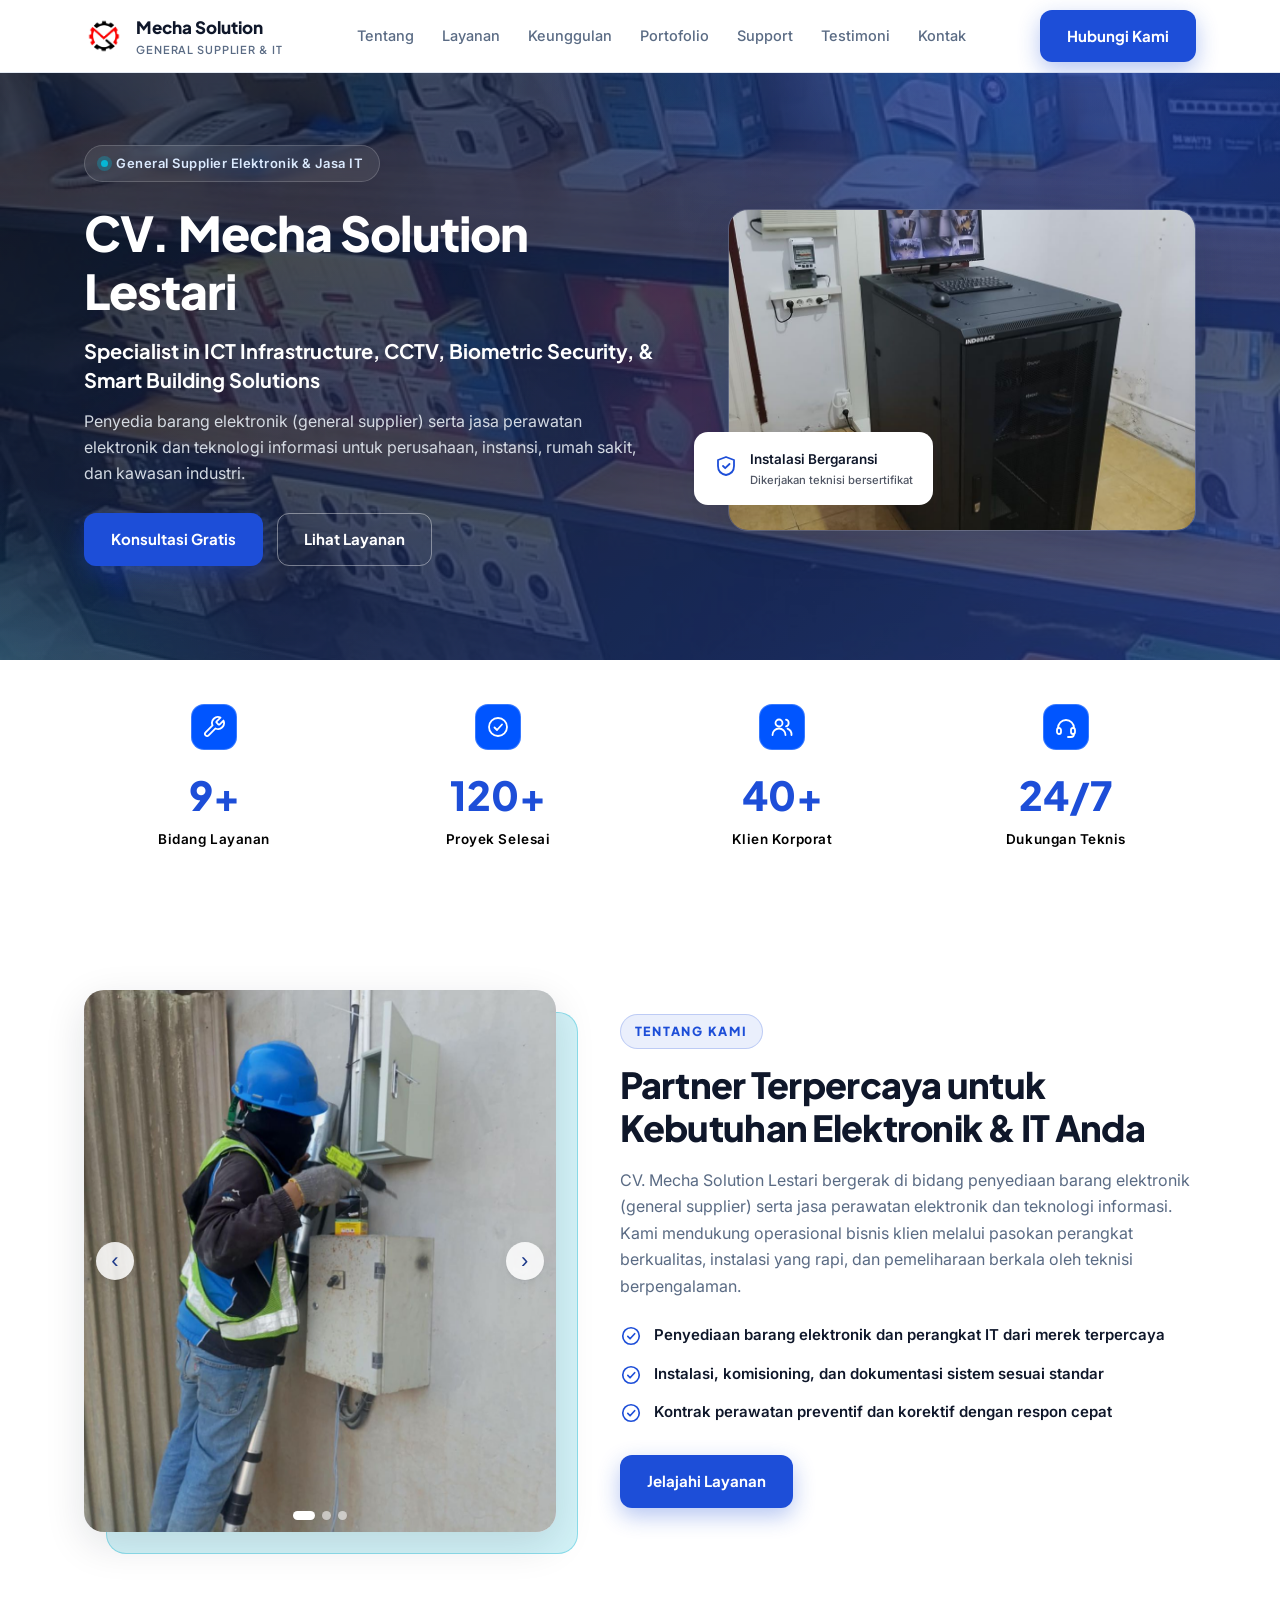
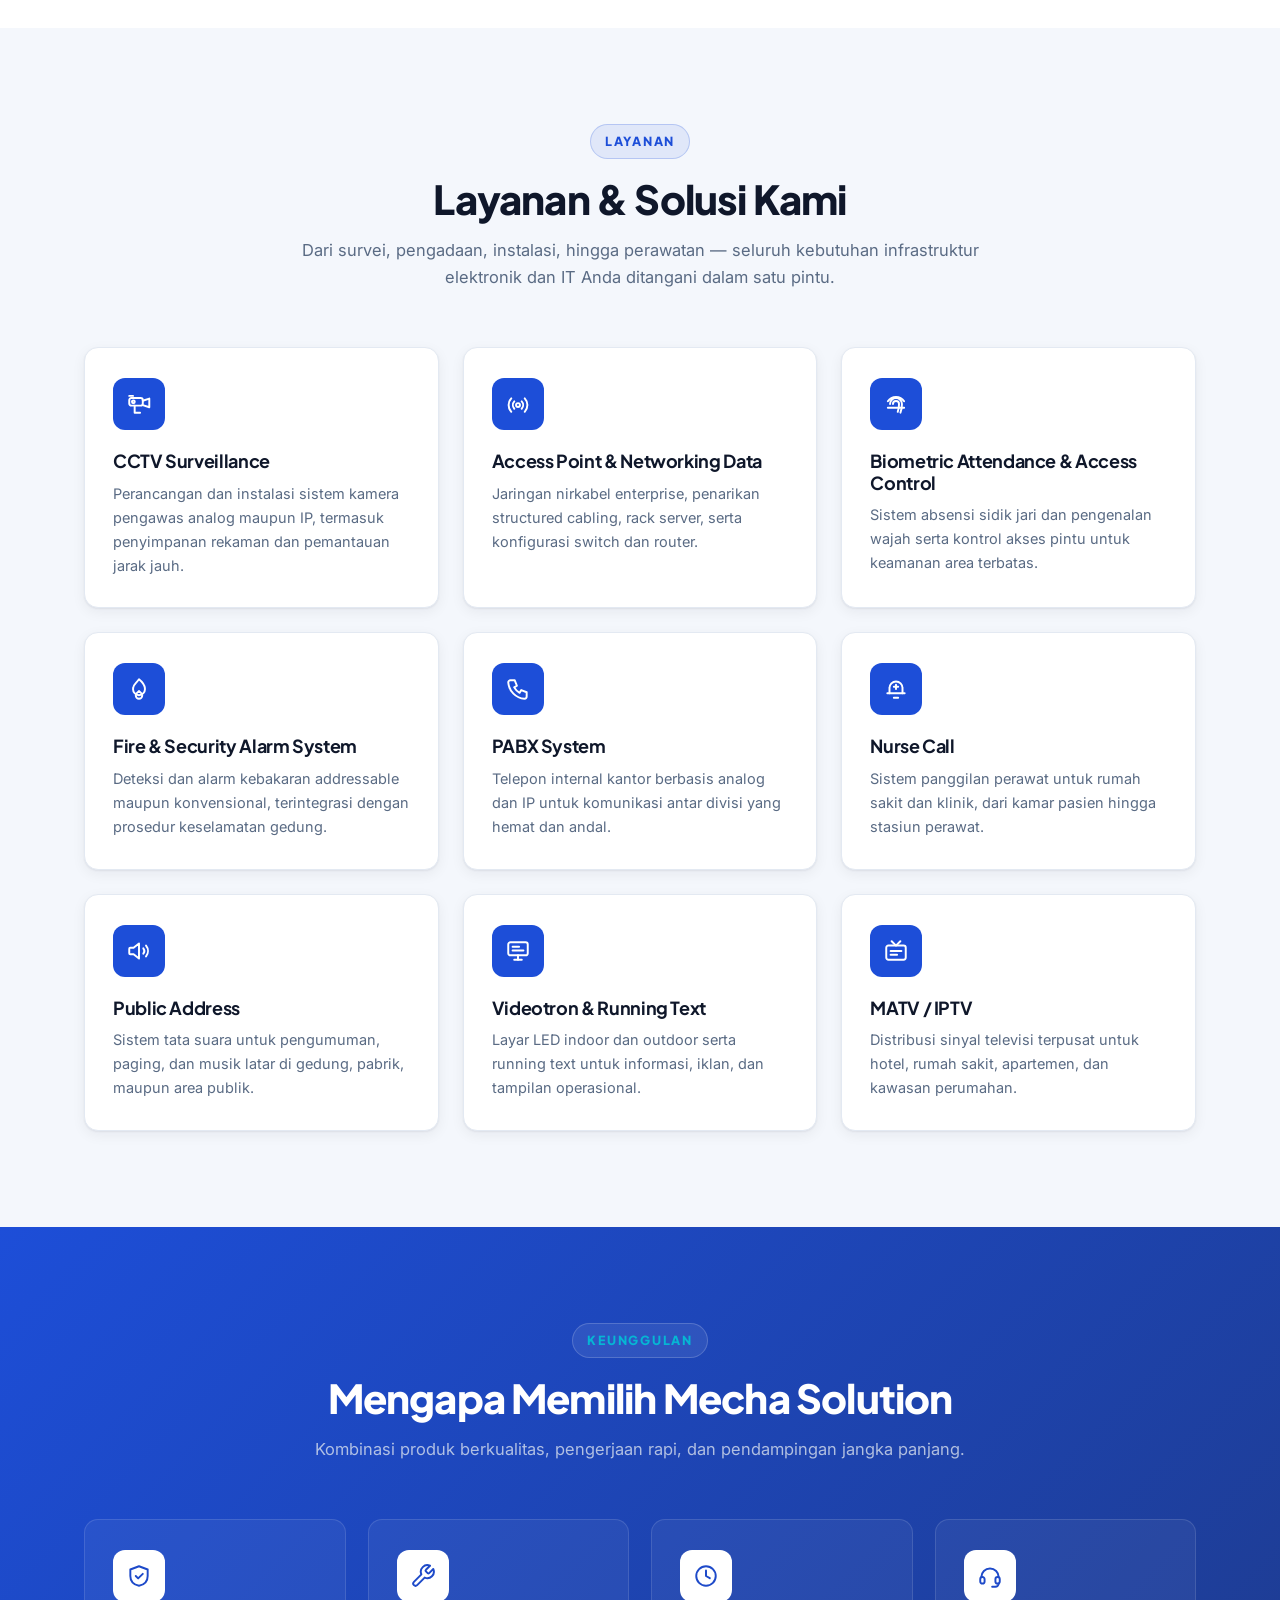
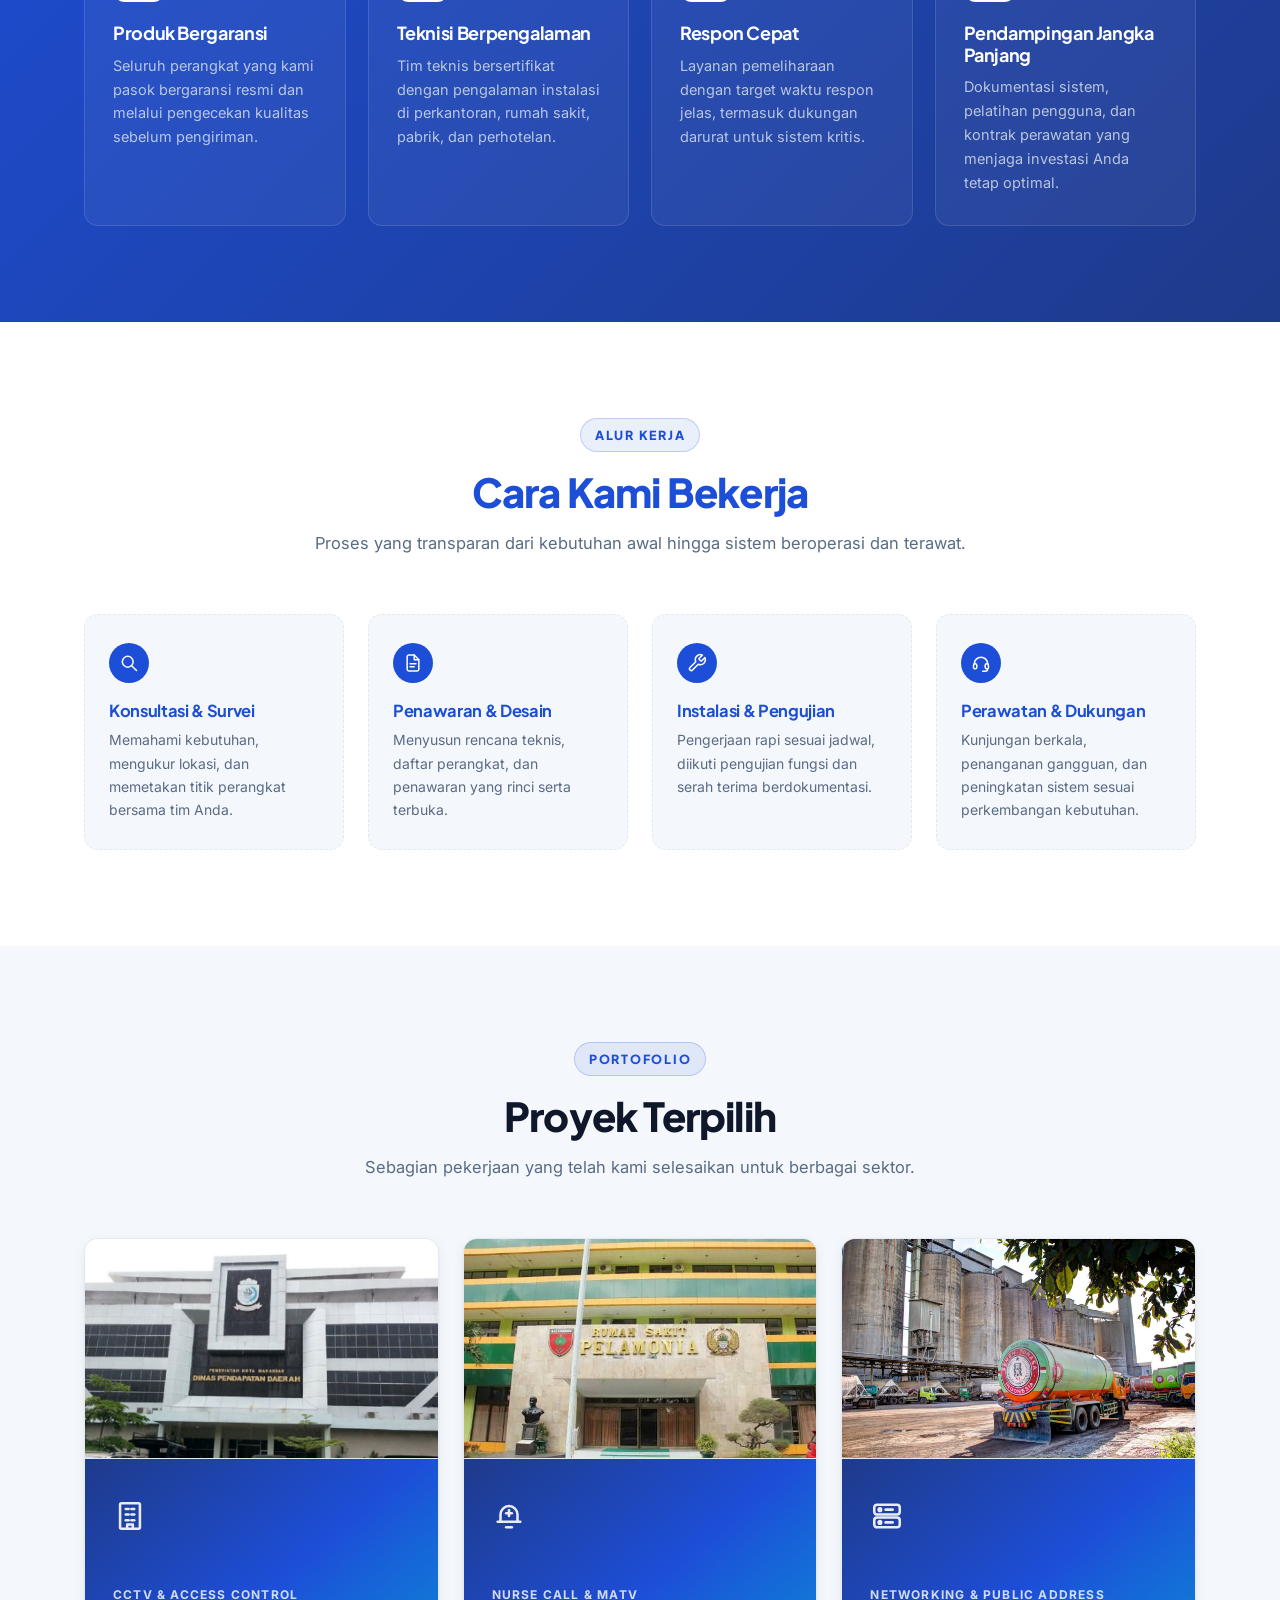
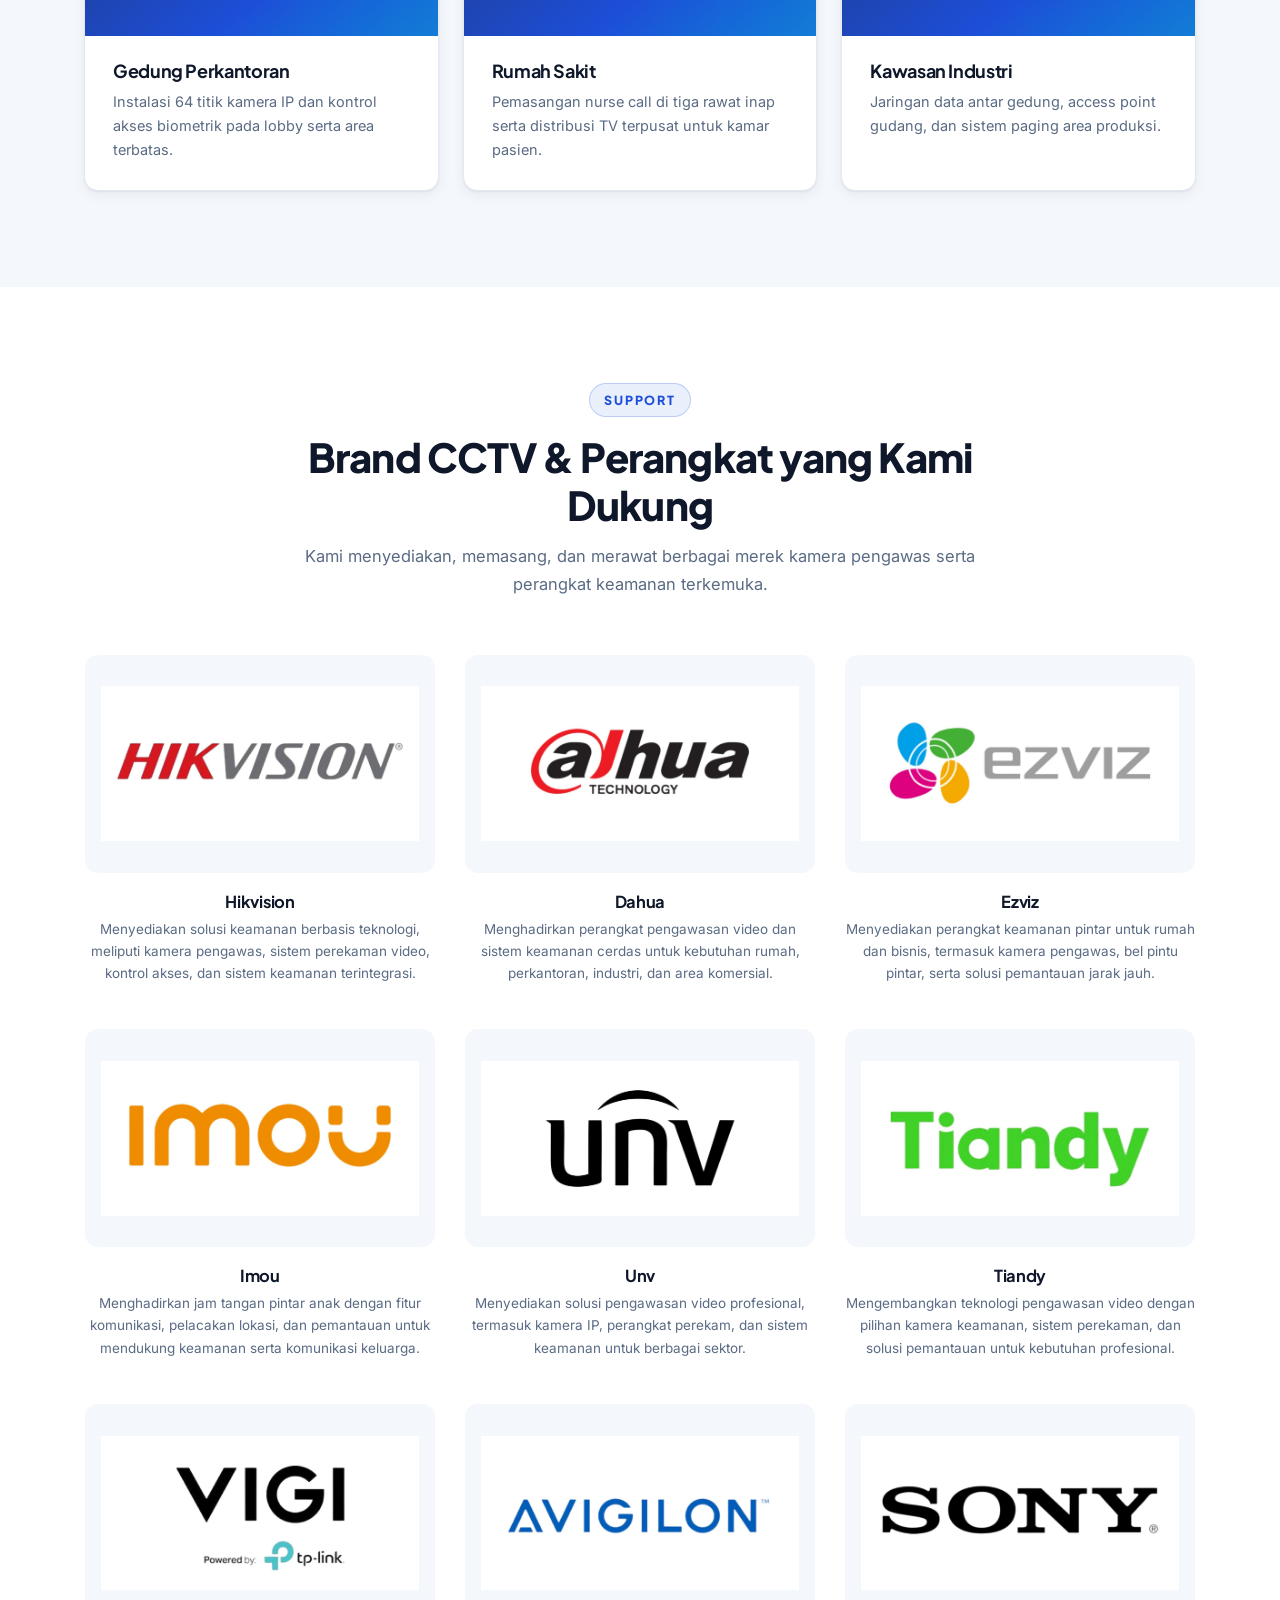
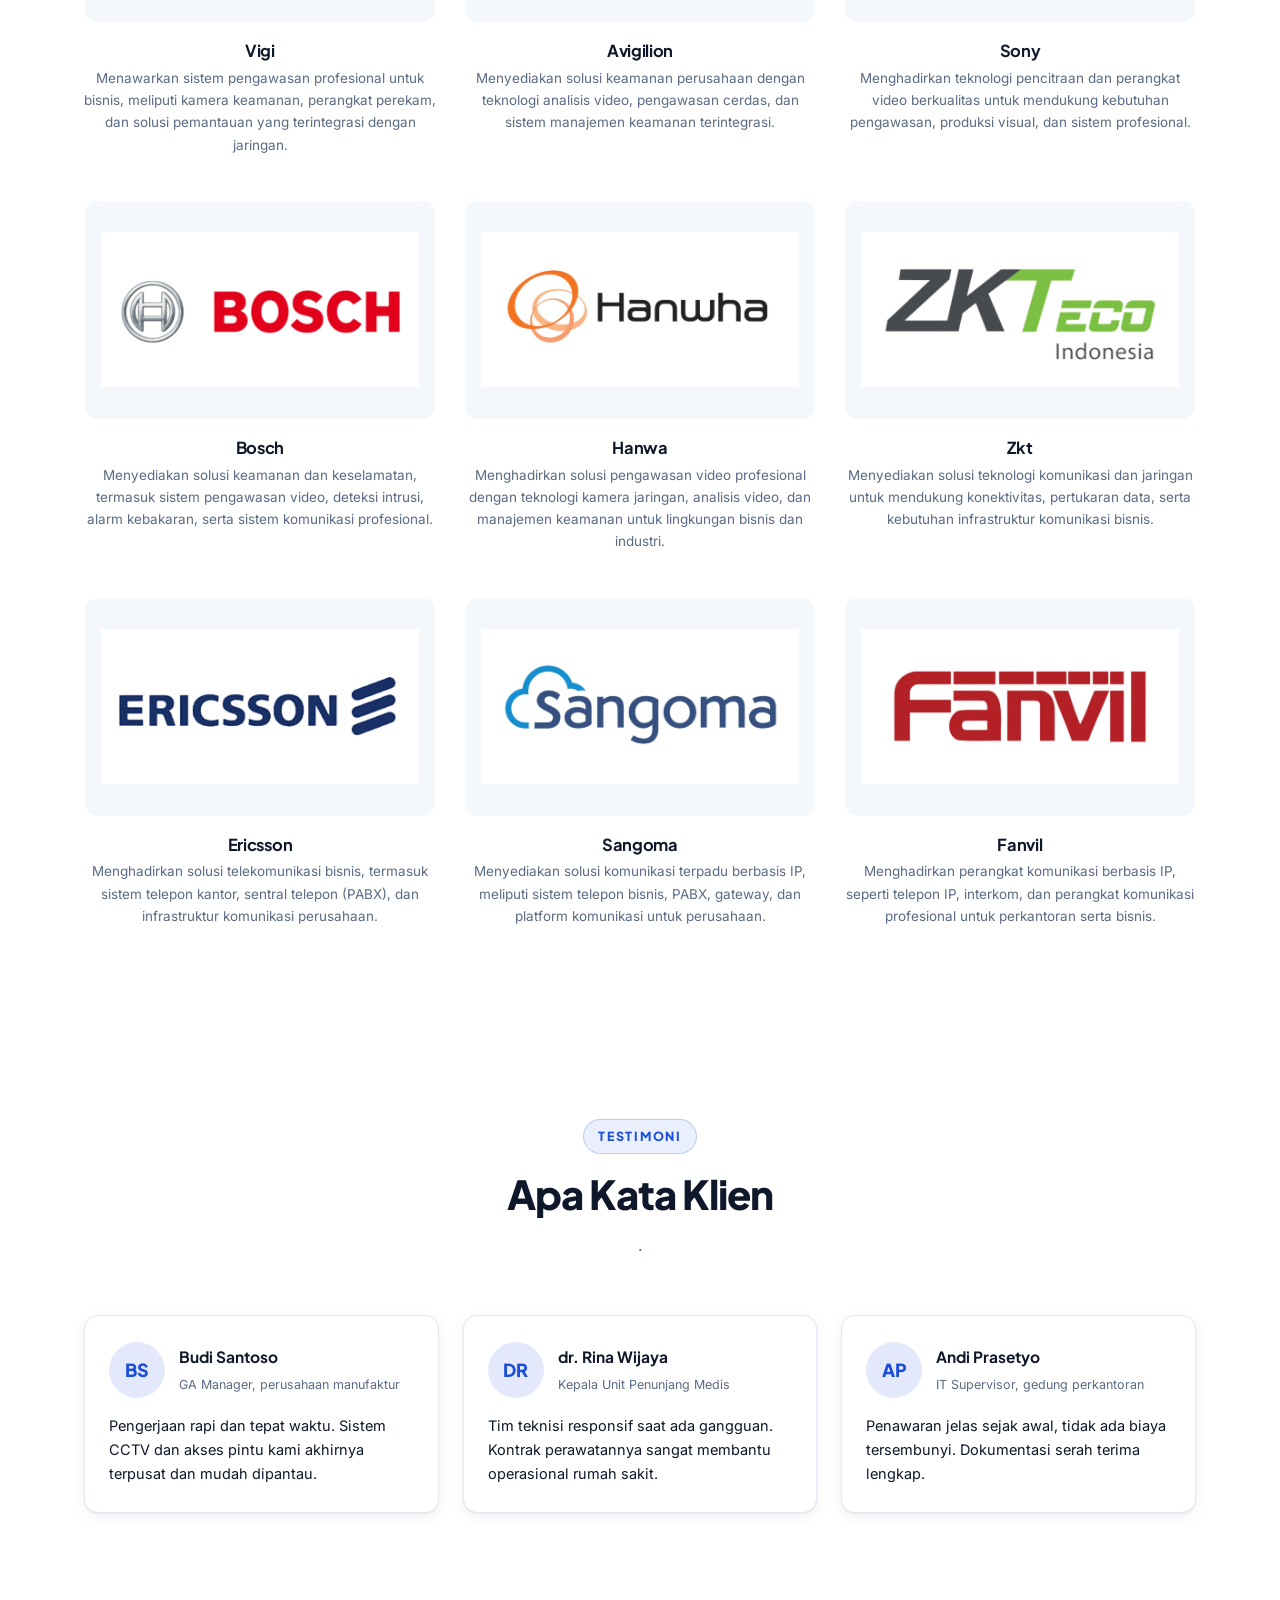
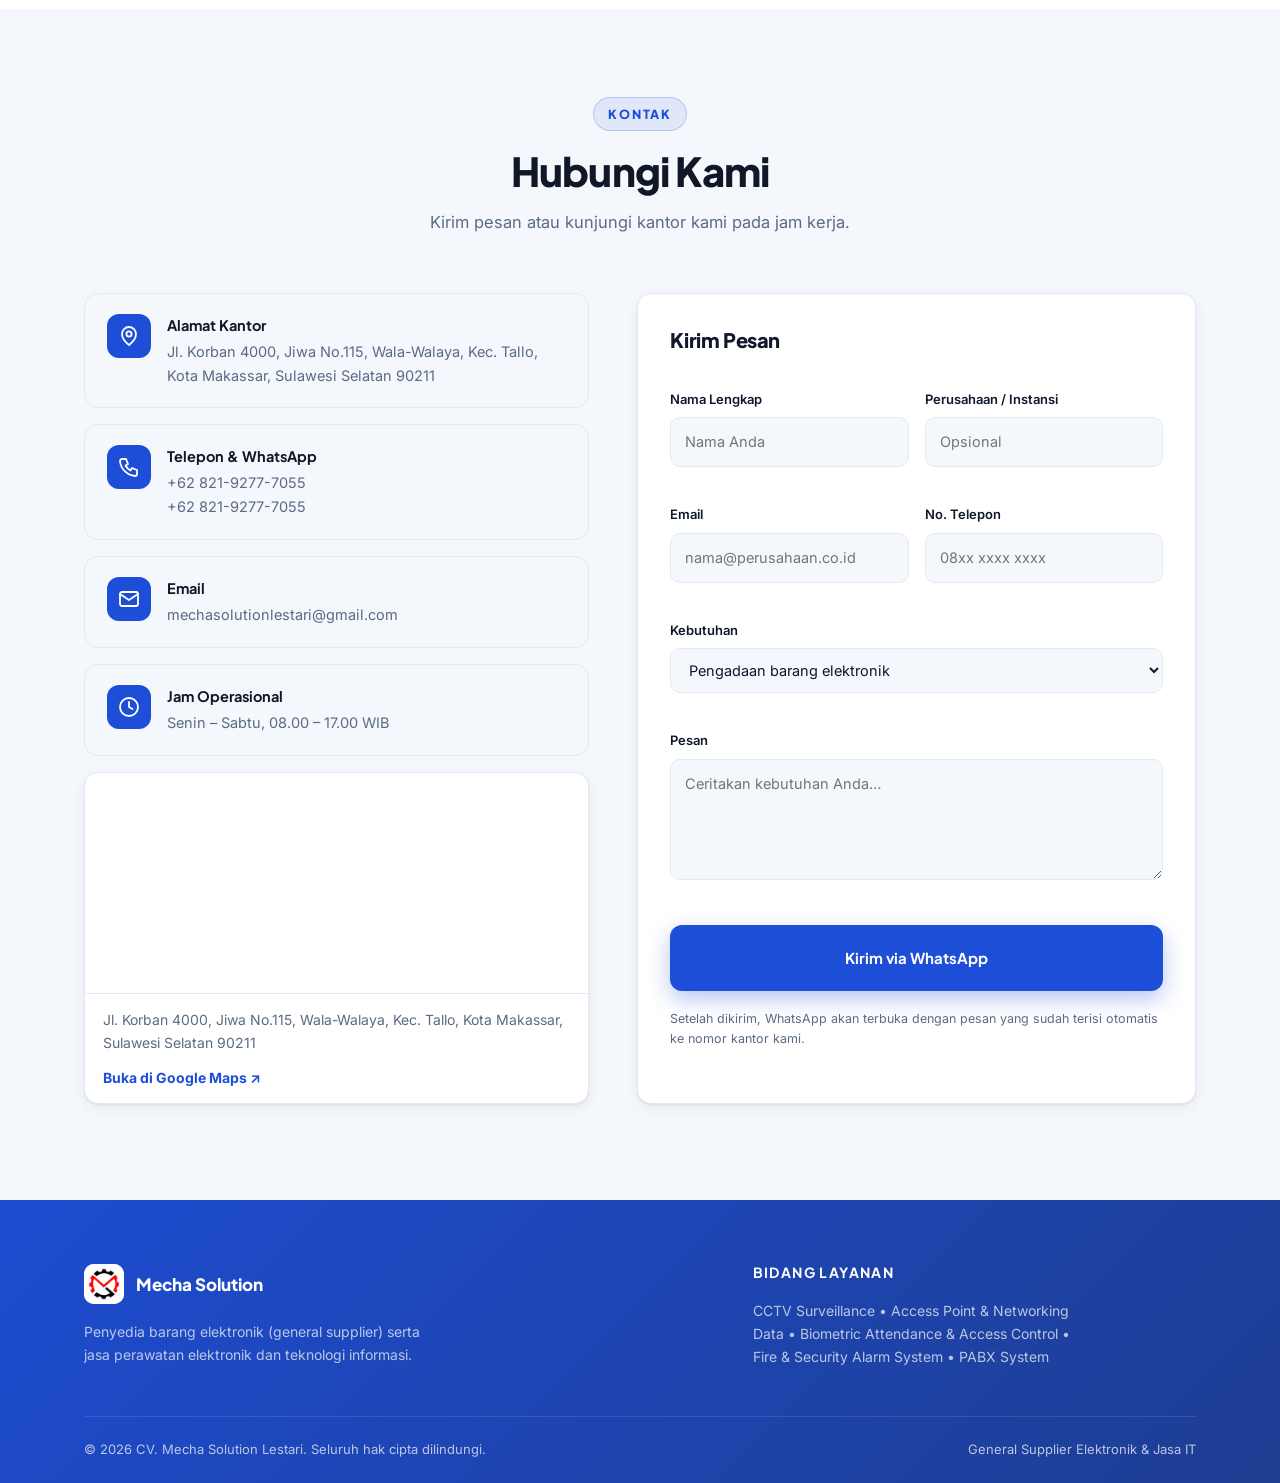
<file: index.html>
<!DOCTYPE html>
<html lang="id">
<head>
  <meta charset="UTF-8" />
  <meta name="viewport" content="width=device-width, initial-scale=1.0" />
  <title>CV. Mecha Solution Lestari — General Supplier Elektronik & Jasa IT</title>
  <meta name="description" content="CV. Mecha Solution Lestari: penyediaan barang elektronik (general supplier) serta jasa perawatan elektronik dan teknologi informasi. Specialist in ICT Infrastructure, CCTV, Biometric Security, & Smart Building Solutions." />
  <link rel="icon" href="data:image/svg+xml,%3Csvg xmlns='http://www.w3.org/2000/svg' viewBox='0 0 64 64'%3E%3Crect width='64' height='64' rx='14' fill='%231D4ED8'/%3E%3Ctext x='32' y='42' font-family='Arial' font-size='26' font-weight='bold' fill='white' text-anchor='middle'%3EMS%3C/text%3E%3C/svg%3E" />
  <link rel="preconnect" href="https://fonts.googleapis.com" />
  <link rel="preconnect" href="https://fonts.gstatic.com" crossorigin />
  <link rel="stylesheet" href="assets/css/site.css" />
</head>
<body>

  <header class="nav">
    <div class="container nav-inner">
      <a class="brand" href="#hero">
        <span class="brand-mark" id="brand-mark">MS</span>
        <span><span id="brand-name">Mecha Solution</span><small>General Supplier & IT</small></span>
      </a>
      <nav class="nav-links" id="nav-links">
        <a href="#about">Tentang</a>
        <a href="#services">Layanan</a>
        <a href="#why">Keunggulan</a>
        <a href="#projects">Portofolio</a>
        <a href="#support">Support</a>
        <a href="#testimonials">Testimoni</a>
        <a href="#contact">Kontak</a>
      </nav>
      <div class="nav-cta">
        <a class="btn btn-primary" href="#contact">Hubungi Kami</a>
        <button class="nav-toggle" aria-label="Buka menu">☰</button>
      </div>
    </div>
  </header>

  <section class="hero" id="hero">
    <div class="hero-img" id="hero-img"></div>
    <div class="container hero-inner">
      <div>
        <span class="hero-badge" id="hero-badge">General Supplier Elektronik & Jasa IT</span>
        <h1 id="hero-title">CV. Mecha Solution Lestari</h1>
        <p class="hero-tagline" id="hero-tagline"></p>
        <p class="hero-desc" id="hero-desc"></p>
        <div class="hero-actions">
          <a class="btn btn-primary" href="#contact" id="hero-cta-primary">Konsultasi Gratis</a>
          <a class="btn btn-outline-light" href="#services" id="hero-cta-secondary">Lihat Layanan</a>
        </div>
        <ul class="hero-services" id="hero-services"></ul>
      </div>
      <div class="hero-visual" id="hero-visual">
        <img id="hero-photo" src="assets/img/hero.jpg" alt="Ruang kontrol infrastruktur ICT" />
        <div class="hero-card" id="hero-card">
          <span id="hero-card-iconslot"><svg class="icon" viewBox="0 0 24 24"><path d="M12 3l8 3v6c0 5-3.4 8.1-8 9-4.6-.9-8-4-8-9V6z"/><path d="M9 12l2.2 2.2L15.5 10"/></svg></span>
          <span><span id="hero-card-title">Instalasi Bergaransi</span><small id="hero-card-sub">Dikerjakan teknisi bersertifikat</small></span>
        </div>
      </div>
    </div>
  </section>

  <section class="stats" id="stats">
    <div class="container stats-grid" id="stats-grid"></div>
  </section>

  <section class="section" id="about">
    <div class="container about-grid">
      <div class="about-media" id="about-media">
        <div class="about-slider" id="about-slider"></div>
      </div>
      <div class="about-copy">
        <span class="kicker" id="about-kicker">Tentang Kami</span>
        <h2 id="about-title"></h2>
        <p id="about-body"></p>
        <ul class="about-points" id="about-points"></ul>
        <a class="btn btn-primary" href="#services">Jelajahi Layanan</a>
      </div>
    </div>
  </section>

  <section class="section" id="services" style="background: var(--surface);">
    <div class="container">
      <div class="section-head">
        <span class="kicker" id="services-kicker">Layanan</span>
        <h2 id="services-title"></h2>
        <p id="services-subtitle"></p>
      </div>
      <div class="cards" id="services-grid"></div>
    </div>
  </section>

  <section class="section why" id="why">
    <div class="container">
      <div class="section-head">
        <span class="kicker" id="why-kicker">Keunggulan</span>
        <h2 id="why-title"></h2>
        <p id="why-subtitle"></p>
      </div>
      <div class="why-grid" id="why-grid"></div>
    </div>
  </section>

  <section class="section" id="process">
    <div class="container">
      <div class="section-head">
        <span class="kicker" id="process-kicker">Alur Kerja</span>
        <h2 id="process-title"></h2>
        <p id="process-subtitle"></p>
      </div>
      <div class="steps" id="steps-grid"></div>
    </div>
  </section>

  <section class="section projects" id="projects">
    <div class="container">
      <div class="section-head">
        <span class="kicker" id="projects-kicker">Portofolio</span>
        <h2 id="projects-title"></h2>
        <p id="projects-subtitle"></p>
      </div>
      <div class="cards" id="projects-grid"></div>
    </div>
  </section>

  <section class="section support" id="support">
    <div class="container">
      <div class="section-head">
        <span class="kicker" id="support-kicker">Support</span>
        <h2 id="support-title"></h2>
        <p id="support-subtitle"></p>
      </div>
      <div class="brands" id="support-grid"></div>
    </div>
  </section>

  <section class="section" id="testimonials">
    <div class="container">
      <div class="section-head">
        <span class="kicker" id="testi-kicker">Testimoni</span>
        <h2 id="testi-title"></h2>
        <p id="testi-subtitle"></p>
      </div>
      <div class="quotes" id="quotes-grid"></div>
    </div>
  </section>

  <section class="section" id="cta" style="padding-top: 0;">
    <div class="container">
      <div class="cta-band">
        <h2 id="cta-title"></h2>
        <p id="cta-text"></p>
        <a class="btn btn-light" href="#contact" id="cta-button">Hubungi Kami Sekarang</a>
      </div>
    </div>
  </section>

  <section class="section" id="contact" style="background: var(--surface); padding-top: 88px;">
    <div class="container">
      <div class="section-head">
        <span class="kicker" id="contact-kicker">Kontak</span>
        <h2 id="contact-title"></h2>
        <p id="contact-subtitle"></p>
      </div>
      <div class="contact-grid">
        <div class="contact-info">
          <div class="contact-item">
            <span class="ic-slot" id="ic-address"></span>
            <span><strong>Alamat Kantor</strong><span id="contact-address"></span></span>
          </div>
          <div class="contact-item">
            <span class="ic-slot" id="ic-phone"></span>
            <span><strong>Telepon & WhatsApp</strong><span id="contact-phone"></span><br /><a id="contact-wa-link" href="#" target="_blank" rel="noopener"><span id="contact-whatsapp"></span></a></span>
          </div>
          <div class="contact-item">
            <span class="ic-slot" id="ic-email"></span>
            <span><strong>Email</strong><a id="contact-mail-link" href="#"><span id="contact-email"></span></a></span>
          </div>
          <div class="contact-item">
            <span class="ic-slot" id="ic-hours"></span>
            <span><strong>Jam Operasional</strong><span id="contact-hours"></span></span>
          </div>
          <div class="contact-map" id="contact-map"></div>
        </div>
        <form class="contact-form" id="contact-form">
          <h3>Kirim Pesan</h3>
          <div class="form-row">
            <div class="field"><label for="f-name">Nama Lengkap</label><input id="f-name" name="name" type="text" required placeholder="Nama Anda" /></div>
            <div class="field"><label for="f-company">Perusahaan / Instansi</label><input id="f-company" name="company" type="text" placeholder="Opsional" /></div>
          </div>
          <div class="form-row">
            <div class="field"><label for="f-email">Email</label><input id="f-email" name="email" type="email" required placeholder="nama@perusahaan.co.id" /></div>
            <div class="field"><label for="f-phone">No. Telepon</label><input id="f-phone" name="phone" type="tel" placeholder="08xx xxxx xxxx" /></div>
          </div>
          <div class="field"><label for="f-topic">Kebutuhan</label>
            <select id="f-topic" name="topic">
              <option>Pengadaan barang elektronik</option>
              <option>Instalasi sistem (CCTV, jaringan, dll.)</option>
              <option>Perawatan / kontrak servis</option>
              <option>Kerja sama / kemitraan</option>
              <option>Konsultasi lainnya</option>
            </select>
          </div>
          <div class="field"><label for="f-message">Pesan</label><textarea id="f-message" name="message" rows="4" required placeholder="Ceritakan kebutuhan Anda…"></textarea></div>
          <button class="btn btn-primary" type="submit">Kirim via WhatsApp</button>
          <p class="form-note" id="form-note">Setelah dikirim, WhatsApp akan terbuka dengan pesan yang sudah terisi otomatis ke nomor kantor kami.</p>
        </form>
      </div>
    </div>
  </section>

  <footer class="footer">
    <div class="container">
      <div class="footer-grid">
        <div>
          <a class="brand" href="#hero">
            <span class="brand-mark" id="footer-brand-mark">MS</span>
            <span id="footer-brand-name">Mecha Solution</span>
          </a>
          <p id="footer-text"></p>
        </div>
        <div>
          <h4 id="footer-services-title">Bidang Layanan</h4>
          <p id="footer-services-note"></p>
        </div>
      </div>
      <div class="footer-bottom">
        <span id="footer-copyright"></span>
        <span id="footer-made">General Supplier Elektronik & Jasa IT</span>
      </div>
    </div>
  </footer>

  <script src="assets/js/config.js"></script>
  <script src="assets/js/site.js"></script>
</body>
</html>
</file>
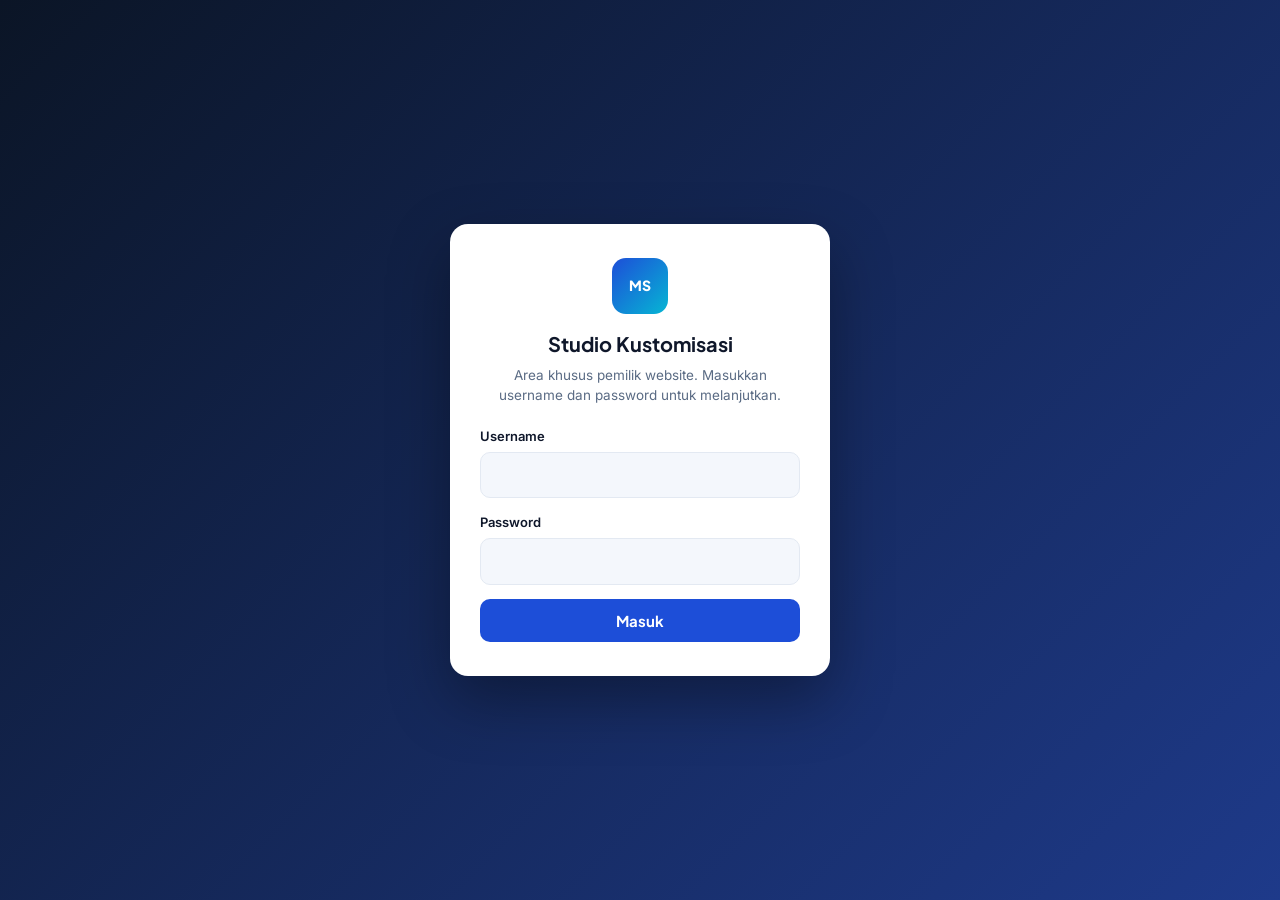
<file: customize.html>
<!DOCTYPE html>
<html lang="id">
<head>
  <meta charset="UTF-8" />
  <meta name="viewport" content="width=device-width, initial-scale=1.0" />
  <title>Studio Kustomisasi — CV. Mecha Solution Lestari</title>
  <meta name="description" content="Editor tampilan dan isi website CV. Mecha Solution Lestari: ubah warna, font, gambar, teks, dan visibilitas setiap bagian secara langsung." />
  <meta name="robots" content="noindex" />
  <link rel="preconnect" href="https://fonts.googleapis.com" />
  <link rel="preconnect" href="https://fonts.gstatic.com" crossorigin />
  <link href="https://fonts.googleapis.com/css2?family=Plus+Jakarta+Sans:wght@400;600;700;800&family=Inter:wght@400;500;600&display=swap" rel="stylesheet" />
  <link rel="stylesheet" href="assets/css/customize.css" />
  <script>
    /* Jika sudah login pada sesi ini, sembunyikan kunci sejak awal (hindari kedip). */
    try { if (sessionStorage.getItem('msl-studio-auth') === '1') document.documentElement.className += ' authed'; } catch (e) {}
  </script>
  <style>
    #studio-lock { position: fixed; inset: 0; z-index: 9999; display: grid; place-items: center; padding: 24px;
      background: linear-gradient(135deg, #0B1526, #1E3A8A); font-family: 'Inter', sans-serif; }
    html.authed #studio-lock { display: none; }
    .lock-card { background: #fff; border-radius: 18px; padding: 34px 30px; width: 100%; max-width: 380px;
      box-shadow: 0 24px 60px rgba(0,0,0,.35); text-align: center; }
    .lock-logo { width: 56px; height: 56px; border-radius: 14px; margin: 0 auto 14px; display: grid; place-items: center;
      background: linear-gradient(135deg, #1D4ED8, #06B6D4); color: #fff; font-weight: 800; font-family: 'Plus Jakarta Sans', sans-serif; }
    .lock-card h1 { font-size: 20px; font-family: 'Plus Jakarta Sans', sans-serif; margin: 0 0 6px; color: #0F172A; }
    .lock-sub { font-size: 13.5px; color: #5A6B84; margin: 0 0 20px; line-height: 1.5; }
    .lock-card label { display: block; text-align: left; font-size: 13px; font-weight: 600; color: #0F172A; margin-bottom: 14px; }
    .lock-card input { width: 100%; margin-top: 6px; padding: 11px 13px; border: 1px solid #E3E9F2; border-radius: 10px;
      font: inherit; font-size: 14.5px; background: #F4F7FC; box-sizing: border-box; }
    .lock-card input:focus { outline: none; border-color: #1D4ED8; background: #fff; box-shadow: 0 0 0 3px rgba(29,78,216,.15); }
    .lock-btn { width: 100%; padding: 12px; border: none; border-radius: 10px; background: #1D4ED8; color: #fff;
      font-weight: 700; font-size: 15px; cursor: pointer; font-family: 'Plus Jakarta Sans', sans-serif; }
    .lock-btn:hover { background: #1E3A8A; }
    .lock-err { color: #DC2626; font-size: 13px; margin: 12px 0 0; }
  </style>
</head>
<body>

  <div id="studio-lock">
    <form class="lock-card" id="lock-form" autocomplete="off">
      <div class="lock-logo">MS</div>
      <h1>Studio Kustomisasi</h1>
      <p class="lock-sub">Area khusus pemilik website. Masukkan username dan password untuk melanjutkan.</p>
      <label>Username<input id="lock-user" type="text" autocomplete="username" required /></label>
      <label>Password<input id="lock-pass" type="password" autocomplete="current-password" required /></label>
      <button type="submit" class="lock-btn">Masuk</button>
      <p class="lock-err" id="lock-err" hidden>Username atau password salah.</p>
    </form>
  </div>

  <header class="topbar">
    <div class="topbar-brand">
      <span class="topbar-logo">MS</span>
      <span>Studio Kustomisasi<small>Mecha Solution Lestari</small></span>
    </div>
    <div class="topbar-status">
      <span class="status-dot" id="status-dot"></span>
      <span id="status-text">Memuat…</span>
    </div>
    <div class="topbar-actions">
      <button class="tbtn" data-action="open">↗ Buka Website</button>
      <button class="tbtn" data-action="export">⬇ Export</button>
      <button class="tbtn" data-action="import">⬆ Import</button>
      <button class="tbtn danger" data-action="reset">⟲ Reset</button>
    </div>
    <input type="file" id="import-file" accept="application/json,.json" hidden />
  </header>

  <div class="layout">
    <aside class="sidebar" id="sidebar"></aside>
    <main class="panel" id="panel"></main>
    <section class="preview">
      <div class="preview-bar">
        <span class="hint">Pratinjau Langsung — setiap perubahan tampil seketika</span>
        <button class="devbtn active" data-action="device" data-width="100%">Desktop</button>
        <button class="devbtn" data-action="device" data-width="820px">Tablet</button>
        <button class="devbtn" data-action="device" data-width="390px">Ponsel</button>
      </div>
      <div class="preview-stage">
        <iframe class="preview-frame" id="preview-frame" src="index.html" title="Pratinjau website"></iframe>
      </div>
    </section>
  </div>

  <script src="assets/js/config.js"></script>
  <script src="assets/js/customize.js"></script>
  <script>
  /* Gerbang akses Studio (client-side).
     PENTING: karena situs ini statis, kredensial terlihat di sumber halaman dan
     kunci ini hanya menghalangi pengunjung biasa — bukan pengamanan sejati.
     Ganti USER dan PASS di bawah sesuai keinginan pemilik. */
  (function () {
    var USER = 'pemilik';
    var PASS = 'mecha2024';
    var lock = document.getElementById('studio-lock');
    if (document.documentElement.classList.contains('authed')) { if (lock) lock.style.display = 'none'; return; }
    var form = document.getElementById('lock-form');
    var err = document.getElementById('lock-err');
    form.addEventListener('submit', function (e) {
      e.preventDefault();
      var u = document.getElementById('lock-user').value.trim();
      var p = document.getElementById('lock-pass').value;
      if (u === USER && p === PASS) {
        try { sessionStorage.setItem('msl-studio-auth', '1'); } catch (_) {}
        document.documentElement.className += ' authed';
        if (lock) lock.style.display = 'none';
      } else if (err) { err.hidden = false; }
    });
  })();
  </script>
</body>
</html>
</file>
<file: assets/css/site.css>
:root {
  --primary: #1D4ED8;
  --primary-dark: #1E3A8A;
  --accent: #06B6D4;
  --dark: #0B1526;
  --bg: #FFFFFF;
  --surface: #F4F7FC;
  --text: #0F172A;
  --muted: #5A6B84;
  --border: #E3E9F2;
  --radius: 14px;
  --font-heading: 'Plus Jakarta Sans', sans-serif;
  --font-body: 'Inter', sans-serif;
  --shadow-rgb: 15, 23, 42;
  --shadow-alpha: 0.12;
  --shadow-blur: 40px;
  --shadow-sm: 0 1px 2px rgba(var(--shadow-rgb), calc(var(--shadow-alpha) * 0.5)), 0 4px 14px rgba(var(--shadow-rgb), calc(var(--shadow-alpha) * 0.5));
  --shadow-lg: 0 12px var(--shadow-blur) rgba(var(--shadow-rgb), var(--shadow-alpha));
  --card-gradient: none;
  --btn-gradient: none;
  --container: 1160px;
}

* { margin: 0; padding: 0; box-sizing: border-box; }
html { scroll-behavior: smooth; }
body {
  font-family: var(--font-body);
  background: var(--bg);
  color: var(--text);
  line-height: 1.65;
  -webkit-font-smoothing: antialiased;
  -webkit-tap-highlight-color: transparent;
  overflow-x: clip;
}
img { max-width: 100%; display: block; }
a { color: inherit; text-decoration: none; }
h1, h2, h3, h4 { font-family: var(--font-heading); line-height: 1.2; letter-spacing: -.02em; }
.container { max-width: var(--container); margin: 0 auto; padding: 0 24px; }
.icon { width: 24px; height: 24px; fill: none; stroke: currentColor; stroke-width: 1.8; stroke-linecap: round; stroke-linejoin: round; flex: none; }
.ic-slot { display: inline-flex; }

/* ---------- Animasi ikon ---------- */
@keyframes ic-blink { 0%, 100% { opacity: 1; } 50% { opacity: .2; } }
@keyframes ic-pulse { 0%, 100% { opacity: .25; } 50% { opacity: 1; } }
@keyframes ic-flicker { 0%, 100% { opacity: 1; } 45% { opacity: .55; } 55% { opacity: .9; } 70% { opacity: .65; } }
@keyframes ic-spin { to { transform: rotate(360deg); } }
@keyframes ic-sway { 0%, 100% { transform: rotate(-4deg); } 50% { transform: rotate(4deg); } }
@keyframes ic-ring { 0%, 55%, 100% { transform: rotate(0); } 10% { transform: rotate(9deg); } 22% { transform: rotate(-7deg); } 34% { transform: rotate(5deg); } 46% { transform: rotate(-3deg); } }
@keyframes ic-float { 0%, 100% { transform: translateY(0); } 50% { transform: translateY(-1.4px); } }
@keyframes ic-scan { 0%, 100% { transform: translateY(-2.5px); opacity: .35; } 50% { transform: translateY(2.5px); opacity: 1; } }
.icon .a-blink { animation: ic-blink 1.6s ease-in-out infinite; }
.icon .a-pulse { animation: ic-pulse 1.8s ease-in-out infinite; }
.icon .a-d1 { animation-delay: .3s; }
.icon .a-d2 { animation-delay: .6s; }
.icon .a-flicker { animation: ic-flicker 2.4s linear infinite; }
.icon .a-spin { animation: ic-spin 5s linear infinite; transform-box: view-box; transform-origin: 12px 12px; }
.icon .a-sway { animation: ic-sway 3s ease-in-out infinite; transform-box: view-box; }
.icon .a-ring { animation: ic-ring 2.6s ease-in-out infinite; transform-box: view-box; }
.icon .a-float { animation: ic-float 2.6s ease-in-out infinite; transform-box: view-box; }
.icon .a-scan { animation: ic-scan 2.2s ease-in-out infinite; transform-box: view-box; }
@media (prefers-reduced-motion: reduce) {
  .icon [class*="a-"] { animation: none !important; }
}

/* ---------- Navbar ---------- */
.nav {
  position: sticky; top: 0; z-index: 50;
  background: color-mix(in srgb, var(--bg) 86%, transparent);
  backdrop-filter: blur(14px);
  border-bottom: 1px solid var(--border);
}
.nav-inner { display: flex; align-items: center; justify-content: space-between; height: 72px; gap: 24px; }
.brand { display: flex; align-items: center; gap: 12px; font-family: var(--font-heading); font-weight: 800; font-size: 17px; }
.brand-mark {
  width: 40px; height: 40px; border-radius: 10px; flex: none;
  background: linear-gradient(135deg, var(--primary), var(--accent));
  color: #fff; display: grid; place-items: center;
  font-size: 15px; font-weight: 800; letter-spacing: .02em;
}
.brand small { display: block; font-size: 11px; font-weight: 600; color: var(--muted); letter-spacing: .08em; text-transform: uppercase; }
.nav-links { display: flex; align-items: center; gap: 28px; font-size: 14.5px; font-weight: 500; color: var(--muted); }
.nav-links a:hover { color: var(--primary); }
.nav-cta { display: flex; align-items: center; gap: 12px; }
.nav-toggle { display: none; background: none; border: 1px solid var(--border); border-radius: 10px; padding: 8px 10px; cursor: pointer; color: var(--text); }

/* ---------- Buttons ---------- */
.btn {
  display: inline-flex; align-items: center; justify-content: center; gap: 8px;
  font-family: var(--font-heading); font-weight: 700; font-size: 15px;
  padding: 13px 26px; border-radius: calc(var(--radius) - 2px);
  border: 1px solid transparent; cursor: pointer; transition: .2s ease;
}
.btn-primary { background-color: var(--primary); background-image: var(--btn-gradient); color: #fff; box-shadow: 0 8px 22px color-mix(in srgb, var(--primary) 32%, transparent); }
.btn-primary:hover { background: var(--primary-dark); transform: translateY(-1px); }
.btn-ghost { background: transparent; color: var(--text); border-color: var(--border); }
.btn-ghost:hover { border-color: var(--primary); color: var(--primary); }
.btn-light { background: #fff; color: var(--primary-dark); }
.btn-light:hover { transform: translateY(-1px); box-shadow: var(--shadow-lg); }
.btn-outline-light { background: transparent; color: #fff; border-color: rgba(255,255,255,.4); }
.btn-outline-light:hover { background: rgba(255,255,255,.1); }

/* ---------- Sections ---------- */
.section { padding: 96px 0; }
[data-bg="custom"] { background: var(--section-bg) !important; }
.section, .stats, .footer { position: relative; }
.bg-img {
  position: absolute; inset: 0; z-index: 0; pointer-events: none;
  background-size: cover; background-position: center;
}
.section > .container, .stats > .container, .footer > .container { position: relative; z-index: 1; }
.brand-mark img { width: 100%; height: 100%; object-fit: contain; border-radius: inherit; }
.section-head { max-width: 680px; margin: 0 auto 56px; text-align: center; }
.kicker {
  display: inline-block; font-family: var(--font-heading); font-size: 12.5px; font-weight: 800;
  letter-spacing: .14em; text-transform: uppercase; color: var(--primary);
  background: color-mix(in srgb, var(--primary) 9%, transparent);
  border: 1px solid color-mix(in srgb, var(--primary) 22%, transparent);
  padding: 6px 14px; border-radius: 999px; margin-bottom: 16px;
}
.section-head h2 { font-size: clamp(28px, 4vw, 40px); font-weight: 800; margin-bottom: 14px; }
.section-head p { color: var(--muted); font-size: 16.5px; }

/* ---------- Hero ---------- */
.hero { position: relative; background: var(--dark); color: #fff; overflow: hidden; }
.hero::before {
  content: ''; position: absolute; inset: 0;
  background:
    radial-gradient(900px 480px at 85% -10%, color-mix(in srgb, var(--primary) 55%, transparent), transparent 65%),
    radial-gradient(700px 420px at -10% 110%, color-mix(in srgb, var(--accent) 30%, transparent), transparent 60%);
}
.hero-img { position: absolute; inset: 0; background-size: cover; background-position: center; opacity: .22; }
.hero .hero-inner { position: relative; display: grid; grid-template-columns: 1.12fr .88fr; gap: 48px; align-items: center; padding: 72px 24px 64px; }
.hero-badge {
  display: inline-flex; align-items: center; gap: 8px;
  font-size: 13px; font-weight: 600; letter-spacing: .04em;
  color: #dbeafe; background: rgba(255,255,255,.08);
  border: 1px solid rgba(255,255,255,.18); border-radius: 999px;
  padding: 7px 16px; margin-bottom: 22px; backdrop-filter: blur(6px);
}
.hero-badge::before { content: ''; width: 7px; height: 7px; border-radius: 50%; background: var(--accent); box-shadow: 0 0 0 4px color-mix(in srgb, var(--accent) 30%, transparent); }
.hero h1 { font-size: clamp(32px, 4.4vw, 48px); font-weight: 800; margin-bottom: 16px; }
.hero-tagline {
  font-family: var(--font-heading); font-size: clamp(16px, 2vw, 20px); font-weight: 700;
  color: #fff; margin-bottom: 14px; line-height: 1.45;
}
.hero-tagline span { color: var(--accent); }
.hero-desc { color: rgba(226, 232, 240, .92); font-size: 16px; max-width: 560px; margin-bottom: 26px; }
.hero-actions { display: flex; gap: 14px; flex-wrap: wrap; margin-bottom: 30px; }
.hero-services {
  border-top: 1px solid rgba(255,255,255,.14); padding-top: 22px;
  display: grid; grid-template-columns: repeat(3, 1fr); gap: 8px 20px;
}
.hero-services li {
  list-style: none; display: flex; align-items: center; gap: 9px;
  font-size: 13px; font-weight: 600; color: rgba(226,232,240,.95);
}
.hero-services li::before {
  content: ''; width: 6px; height: 6px; border-radius: 50%; flex: none;
  background: var(--accent);
}
.hero-visual { position: relative; }
.hero-visual img {
  border-radius: calc(var(--radius) + 6px); box-shadow: var(--shadow-lg);
  border: 1px solid rgba(255,255,255,.16); aspect-ratio: 16/11; object-fit: cover; width: 100%;
}
.hero-card {
  position: absolute; left: -34px; bottom: 26px;
  background: rgba(255,255,255,.96); color: var(--text);
  border-radius: var(--radius); padding: 16px 20px; box-shadow: var(--shadow-lg);
  display: flex; align-items: center; gap: 12px; font-size: 13.5px; font-weight: 600;
}
.hero-card .icon { color: var(--primary); }
.hero-card img { width: 46px; height: 46px; border-radius: 10px; object-fit: cover; flex: none; }
.hero-card #hero-card-title { display: block; }
.hero-card small { display: block; font-weight: 500; color: inherit; opacity: .72; }

/* ---------- Stats ---------- */
.stats { background: var(--primary); color: #fff; padding: 44px 0; }
.stats-grid { display: grid; grid-template-columns: repeat(4, 1fr); gap: 24px; text-align: center; }
.stat-icon {
  width: 46px; height: 46px; margin: 0 auto 12px; border-radius: 13px;
  display: grid; place-items: center;
  background: rgba(255,255,255,.14); border: 1px solid rgba(255,255,255,.22);
}
.stat-value { font-family: var(--font-heading); font-size: clamp(28px, 3.4vw, 40px); font-weight: 800; }
.stat-label { font-size: 13.5px; font-weight: 600; color: rgba(255,255,255,.82); letter-spacing: .04em; }

/* ---------- About ---------- */
.about-grid { display: grid; grid-template-columns: .9fr 1.1fr; gap: 64px; align-items: center; }
.about-media { position: relative; }
.about-slider {
  position: relative; overflow: hidden; aspect-ratio: 4/4.6;
  border-radius: calc(var(--radius) + 6px); box-shadow: var(--shadow-lg);
  background: var(--surface);
}
.about-slides { position: absolute; inset: 0; }
.about-slider .about-slide {
  position: absolute; inset: 0; width: 100%; height: 100%;
  object-fit: cover; opacity: 0; transition: opacity .5s ease;
}
.about-slider .about-slide.active { opacity: 1; }
.about-nav {
  position: absolute; top: 50%; transform: translateY(-50%); z-index: 2;
  width: 38px; height: 38px; border: none; border-radius: 50%; cursor: pointer;
  background: rgba(255,255,255,.85); color: var(--primary-dark);
  font-size: 22px; line-height: 1; display: grid; place-items: center;
  box-shadow: var(--shadow-sm); transition: .2s ease;
}
.about-nav:hover { background: #fff; transform: translateY(-50%) scale(1.07); }
.about-nav.prev { left: 12px; }
.about-nav.next { right: 12px; }
.about-dots { position: absolute; left: 0; right: 0; bottom: 12px; z-index: 2; display: flex; gap: 7px; justify-content: center; }
.about-dot { width: 9px; height: 9px; padding: 0; border: none; border-radius: 50%; cursor: pointer; background: rgba(255,255,255,.55); transition: .2s ease; }
.about-dot.active { background: #fff; width: 22px; border-radius: 5px; }
.about-media::after {
  content: ''; position: absolute; inset: 22px -22px -22px 22px; z-index: -1;
  border-radius: calc(var(--radius) + 6px);
  background: color-mix(in srgb, var(--accent) 18%, transparent);
  border: 1px solid color-mix(in srgb, var(--accent) 35%, transparent);
}
.about-copy .kicker { margin-bottom: 14px; }
.about-copy h2 { font-size: clamp(26px, 3.4vw, 36px); font-weight: 800; margin-bottom: 18px; }
.about-copy p { color: var(--muted); margin-bottom: 24px; }
.about-points { display: grid; gap: 14px; margin-bottom: 30px; }
.about-points li { list-style: none; display: flex; gap: 12px; align-items: flex-start; font-weight: 600; font-size: 15px; }
.about-points .icon { color: var(--primary); width: 22px; height: 22px; margin-top: 2px; }

/* ---------- Cards grid ---------- */
.cards { display: grid; grid-template-columns: repeat(3, 1fr); gap: 24px; }
.card {
  background-color: var(--bg); background-image: var(--card-gradient);
  border: var(--box-bw, 1px) solid var(--box-bc, var(--border)); border-radius: var(--box-radius, var(--radius));
  padding: 30px 28px; box-shadow: var(--shadow-sm); transition: .25s ease; position: relative; overflow: hidden;
}
.card::before {
  content: ''; position: absolute; inset: 0 0 auto 0; height: 3px;
  background: linear-gradient(90deg, var(--primary), var(--accent));
  transform: scaleX(0); transform-origin: left; transition: .25s ease;
}
.card:hover { transform: translateY(-5px); box-shadow: var(--shadow-lg); border-color: color-mix(in srgb, var(--primary) 30%, var(--border)); }
.card:hover::before { transform: scaleX(1); }
.card-icon {
  width: 52px; height: 52px; border-radius: 12px; display: grid; place-items: center;
  background: color-mix(in srgb, var(--primary) 10%, transparent);
  color: var(--primary); margin-bottom: 20px;
}
.card-icon .icon { width: 26px; height: 26px; }
.card h3 { font-size: 18px; font-weight: 700; margin-bottom: 10px; }
.card p { color: var(--muted); font-size: 14.5px; }

/* ---------- Why (dark band) ---------- */
.why { background: var(--dark); color: #fff; }
.why .section-head p { color: rgba(226,232,240,.75); }
.why .kicker { background: rgba(255,255,255,.08); border-color: rgba(255,255,255,.18); color: var(--accent); }
.why .card { background: rgba(255,255,255,.05); border-color: rgba(255,255,255,.12); box-shadow: none; }
.why .card:hover { border-color: color-mix(in srgb, var(--accent) 45%, transparent); }
.why .card p { color: rgba(226,232,240,.78); }
.why .card-icon { background: color-mix(in srgb, var(--accent) 16%, transparent); color: var(--accent); }
.why-grid { display: grid; grid-template-columns: repeat(4, 1fr); gap: 22px; }

/* ---------- Process ---------- */
.steps { display: grid; grid-template-columns: repeat(4, 1fr); gap: 24px; counter-reset: step; }
.step { position: relative; padding: 28px 24px; border: var(--box-bw, 1px) dashed var(--box-bc, var(--border)); border-radius: var(--box-radius, var(--radius)); background: var(--surface); }
.step-num {
  font-family: var(--font-heading); font-weight: 800; font-size: 15px;
  width: 40px; height: 40px; border-radius: 50%; display: grid; place-items: center;
  background: var(--primary); color: #fff; margin-bottom: 18px;
}
.step-num .icon { width: 20px; height: 20px; }
.step h3 { font-size: 16.5px; font-weight: 700; margin-bottom: 8px; }
.step p { color: var(--muted); font-size: 14px; }

/* ---------- Projects ---------- */
.projects { background: var(--surface); }
.project-card { padding: 0; overflow: hidden; }
.project-media {
  aspect-ratio: 16 / 10; background-size: cover; background-position: center;
  background-repeat: no-repeat; border-bottom: 1px solid var(--border);
}
.project-top {
  padding: 40px 28px 32px; color: #fff; position: relative;
  background: linear-gradient(140deg, var(--primary-dark), var(--primary) 60%, color-mix(in srgb, var(--primary) 55%, var(--accent)));
}
.project-top .icon { width: 34px; height: 34px; margin-bottom: 44px; opacity: .9; }
.project-cat { font-size: 12px; font-weight: 700; letter-spacing: .1em; text-transform: uppercase; color: rgba(255,255,255,.8); }
.project-body { padding: 24px 28px 28px; }
.project-body h3 { font-size: 18px; font-weight: 700; margin-bottom: 8px; }
.project-body p { color: var(--muted); font-size: 14.5px; }

/* ---------- Support (brand CCTV & perangkat) ---------- */
.brands { display: grid; grid-template-columns: repeat(3, 1fr); gap: 44px 28px; }
.brand-card {
  display: flex; flex-direction: column; align-items: center; text-align: center; gap: 18px;
  transition: .25s ease; border-radius: var(--box-radius, var(--radius));
}
.brand-card:hover { transform: translateY(-4px); }
.brand-logo {
  width: 100%; aspect-ratio: 16 / 10; display: grid; place-items: center;
  background: var(--surface); border-radius: var(--box-radius, var(--radius));
  overflow: hidden; flex: none; box-sizing: border-box;
}
.brand-logo img { width: 100%; height: 100%; object-fit: contain; padding: 16px; box-sizing: border-box; }
.brand-logo.cover img { object-fit: cover; padding: 0; }
.brand-logo-text {
  font-family: var(--font-heading); font-weight: 800; font-size: 26px; letter-spacing: .02em;
  color: var(--primary); background: color-mix(in srgb, var(--primary) 8%, var(--surface));
}
.brand-body h3 { font-size: 16.5px; font-weight: 700; margin-bottom: 6px; }
.brand-body p { color: var(--muted); font-size: 13.5px; }

/* ---------- Testimonials ---------- */
.quotes { display: grid; grid-template-columns: repeat(3, 1fr); gap: 24px; }
.quote {
  background: var(--bg);
  border: var(--box-bw, 1px) solid var(--box-bc, var(--border));
  border-radius: var(--box-radius, var(--radius));
  padding: 26px 24px; box-shadow: var(--shadow-sm);
  display: flex; flex-direction: column; gap: 16px;
}
.quote-who { display: flex; align-items: center; gap: 14px; }
.quote-avatar {
  width: 56px; height: 56px; border-radius: 50%; flex: none; display: grid; place-items: center;
  background: color-mix(in srgb, var(--primary) 12%, transparent); color: var(--primary);
  font-family: var(--font-heading); font-weight: 800; font-size: 18px; overflow: hidden;
}
.quote-avatar img { width: 100%; height: 100%; object-fit: cover; }
.quote-name strong { display: block; font-size: 15.5px; font-family: var(--font-heading); }
.quote-name small { color: var(--muted); font-size: 12.5px; }
.quote p { color: var(--text); font-size: 14.5px; }

/* ---------- CTA ---------- */
.cta-band {
  border-radius: calc(var(--box-radius, var(--radius)) + 8px); color: #fff; text-align: center;
  padding: 64px 40px; position: relative; overflow: hidden;
  background: linear-gradient(120deg, var(--primary-dark), var(--primary) 55%, color-mix(in srgb, var(--primary) 40%, var(--accent)));
  box-shadow: var(--shadow-lg);
}
.cta-band::after {
  content: ''; position: absolute; width: 340px; height: 340px; border-radius: 50%;
  background: radial-gradient(circle, color-mix(in srgb, var(--accent) 55%, transparent), transparent 70%);
  right: -90px; top: -140px;
}
.cta-band h2 { font-size: clamp(24px, 3.4vw, 34px); font-weight: 800; margin-bottom: 14px; position: relative; }
.cta-band p { color: rgba(255,255,255,.88); max-width: 620px; margin: 0 auto 30px; position: relative; }
.cta-band .btn { position: relative; }

/* ---------- Contact ---------- */
.contact-grid { display: grid; grid-template-columns: .95fr 1.05fr; gap: 48px; align-items: stretch; }
.contact-info { display: grid; gap: 16px; }
.contact-item { display: flex; gap: 16px; align-items: flex-start; background: var(--surface); border: var(--box-bw, 1px) solid var(--box-bc, var(--border)); border-radius: var(--box-radius, var(--radius)); padding: 20px 22px; }
.contact-item .icon { color: var(--primary); margin-top: 2px; }
.contact-item .ic-slot.ic-chip {
  width: 44px; height: 44px; flex: none; padding: 0;
  align-items: center; justify-content: center; border-radius: 12px;
}
.contact-item .ic-slot.ic-chip .icon { margin-top: 0; }
.contact-item strong { display: block; font-family: var(--font-heading); font-size: 14.5px; margin-bottom: 2px; }
.contact-item span, .contact-item a { color: var(--muted); font-size: 14.5px; }
.contact-item a:hover { color: var(--primary); }
.contact-form { background: var(--bg); border: var(--box-bw, 1px) solid var(--box-bc, var(--border)); border-radius: var(--box-radius, var(--radius)); padding: 34px 32px; box-shadow: var(--shadow-sm); display: grid; gap: 18px; }
.contact-form h3 { font-size: 20px; font-weight: 800; }
.field label { display: block; font-size: 13px; font-weight: 600; margin-bottom: 7px; color: var(--text); }
.field input, .field textarea, .field select {
  width: 100%; font: inherit; font-size: 14.5px; color: var(--text);
  background: var(--surface); border: 1px solid var(--border); border-radius: 10px;
  padding: 12px 14px; outline: none; transition: .15s ease;
}
.field input:focus, .field textarea:focus { border-color: var(--primary); box-shadow: 0 0 0 3px color-mix(in srgb, var(--primary) 15%, transparent); background: var(--bg); }
.form-row { display: grid; grid-template-columns: 1fr 1fr; gap: 16px; }
.form-note { font-size: 12.5px; color: var(--muted); }
.contact-map {
  margin-top: 8px; background: var(--bg);
  border: var(--box-bw, 1px) solid var(--box-bc, var(--border)); border-radius: var(--box-radius, var(--radius));
  overflow: hidden; box-shadow: var(--shadow-sm);
}
.contact-map iframe { display: block; width: 100%; border: 0; height: var(--map-h, 380px); }
.map-bar {
  display: flex; align-items: center; justify-content: space-between;
  gap: 12px 16px; flex-wrap: wrap;
  padding: 14px 18px; font-size: 14px; color: var(--muted);
  border-top: 1px solid var(--border);
}
.map-bar a { color: var(--primary); font-weight: 700; white-space: nowrap; }
.map-bar a:hover { text-decoration: underline; }

/* Desktop: kolom kiri (info + peta) disejajarkan tingginya dengan kotak "Kirim Pesan",
   peta mengisi sisa ruang agar tepi bawah keduanya rata. */
@media (min-width: 1025px) {
  .contact-info { display: flex; flex-direction: column; gap: 16px; }
  .contact-info .contact-map { flex: 1 1 auto; display: flex; flex-direction: column; min-height: 240px; margin-top: 0; }
  .contact-info .contact-map iframe { flex: 1 1 auto; height: auto; min-height: 220px; }
}

/* ---------- Footer ---------- */
.footer { background: var(--dark); color: rgba(226,232,240,.8); padding: 64px 0 0; }
.footer-grid { display: grid; grid-template-columns: 1.4fr 1fr; gap: 48px; padding-bottom: 48px; }
.footer .brand { color: #fff; margin-bottom: 16px; }
.footer p { font-size: 14px; max-width: 340px; }
.footer h4 { color: #fff; font-size: 14px; letter-spacing: .1em; text-transform: uppercase; margin-bottom: 18px; }
.footer-bottom { border-top: 1px solid rgba(255,255,255,.1); padding: 22px 0; display: flex; justify-content: space-between; gap: 16px; flex-wrap: wrap; font-size: 13px; }
.footer-bottom a { color: var(--accent); font-weight: 600; }

/* ---------- Tombol tersembunyi Studio Kustomisasi ---------- */
.studio-fab {
  position: fixed; right: 18px; bottom: calc(18px + env(safe-area-inset-bottom, 0px)); z-index: 120;
  width: 52px; height: 52px; border-radius: 50%; display: grid; place-items: center;
  background: linear-gradient(135deg, var(--primary), var(--accent)); color: #fff;
  box-shadow: var(--shadow-lg); border: none; cursor: pointer; transition: .2s ease;
}
.studio-fab:hover { transform: translateY(-2px) scale(1.05); }

/* ---------- Responsive (desktop → tablet → ponsel) ---------- */
@media (max-width: 1024px) {
  .hero .hero-inner { grid-template-columns: 1fr; padding: 56px 24px 48px; gap: 32px; }
  .hero-visual { order: -1; max-width: 480px; margin: 0 auto; width: 100%; }
  .hero-visual img { aspect-ratio: 16 / 10; }
  .hero-card { left: 16px; }
  .cards, .quotes { grid-template-columns: repeat(2, 1fr); }
  .brands { grid-template-columns: repeat(3, 1fr); gap: 18px; }
  .why-grid, .steps { grid-template-columns: repeat(2, 1fr); }
  .about-grid, .contact-grid { grid-template-columns: 1fr; gap: 40px; }
  .about-media { max-width: 520px; }
  .footer-grid { grid-template-columns: 1fr 1fr; }
  .stats-grid { grid-template-columns: repeat(2, 1fr); gap: 28px 24px; }
}
@media (max-width: 960px) {
  .nav-links {
    display: none; position: absolute; top: 72px; left: 0; right: 0;
    background: var(--bg); border-bottom: 1px solid var(--border);
    flex-direction: column; padding: 12px 24px 18px; gap: 0; align-items: stretch;
    box-shadow: var(--shadow-lg);
  }
  .nav-links.open { display: flex; }
  .nav-links a { padding: 13px 4px; font-size: 15.5px; border-bottom: 1px solid var(--border); }
  .nav-links a:last-child { border-bottom: none; }
  .nav-toggle { display: block; }
}
@media (max-width: 720px) {
  .nav-inner { height: 64px; gap: 12px; }
  .nav-links { top: 64px; }
  .nav-cta { flex: none; }
  .nav-cta .btn-primary { padding: 10px 16px; font-size: 14px; white-space: nowrap; }
  .brand { font-size: 15.5px; min-width: 0; gap: 10px; }
  .brand > span:last-child { min-width: 0; overflow: hidden; }
  #brand-name { display: block; white-space: nowrap; overflow: hidden; text-overflow: ellipsis; }
  .brand small { white-space: nowrap; overflow: hidden; text-overflow: ellipsis; font-size: 10px; letter-spacing: .06em; }
  .section { padding: 64px 0; }
  .hero .hero-inner { padding: 44px 24px 40px; gap: 28px; }
  .hero-services { grid-template-columns: 1fr 1fr; gap: 8px 16px; padding-top: 20px; }
  .hero-actions .btn { flex: 1 1 auto; }
  .about-media::after { inset: 14px -14px -14px 14px; }
  .cta-band { padding: 48px 22px; }
  .contact-form { padding: 26px 20px; }
  .contact-item { padding: 16px 18px; gap: 12px; }
  .form-row { grid-template-columns: 1fr; }
  .field input, .field textarea, .field select { font-size: 16px; }
  .footer { padding-top: 48px; padding-bottom: env(safe-area-inset-bottom, 0px); }
  .footer-grid { grid-template-columns: 1fr; gap: 32px; padding-bottom: 36px; }
  .footer-bottom { flex-direction: column; gap: 8px; text-align: center; }
  .contact-map iframe { height: calc(var(--map-h, 380px) * 0.72); min-height: 240px; }
}
@media (max-width: 480px) {
  .container { padding: 0 16px; }
  .nav-inner { height: 60px; gap: 10px; }
  .nav-links { top: 60px; }
  .brand { font-size: 14.5px; }
  .brand small { display: none; }
  .nav-cta .btn-primary { padding: 9px 13px; font-size: 13.5px; }
  .hero .hero-inner { padding: 36px 16px 32px; }
  .hero h1 { font-size: 30px; }
  .hero-tagline { font-size: 16px; }
  .hero-desc { font-size: 15px; }
  .hero-services { grid-template-columns: 1fr 1fr; gap: 7px 12px; }
  .hero-services li { font-size: 12.5px; }
  .hero-card { left: 10px; right: 10px; bottom: 12px; padding: 13px 16px; }
  .cards, .quotes, .why-grid, .steps { grid-template-columns: 1fr; }
  .brands { grid-template-columns: repeat(2, 1fr); gap: 28px 14px; }
  .brand-logo img { padding: 10px; }
  .btn { padding: 12px 20px; font-size: 14.5px; }
  .project-top { padding: 30px 22px 26px; }
  .project-top .icon { margin-bottom: 32px; }
  .studio-fab { right: 12px; width: 46px; height: 46px; }
}
</file>
<file: assets/css/customize.css>
:root {
  --ed-bg: #0C111E;
  --ed-panel: #101828;
  --ed-card: #141D30;
  --ed-border: #22304A;
  --ed-border-soft: #1A2438;
  --ed-text: #E7ECF5;
  --ed-muted: #8FA3C0;
  --ed-accent: #38BDF8;
  --ed-accent-2: #6366F1;
  --ed-danger: #F87171;
  --ed-ok: #34D399;
  --ed-font: 'Plus Jakarta Sans', 'Inter', system-ui, sans-serif;
}
* { margin: 0; padding: 0; box-sizing: border-box; }
html, body { height: 100%; }
body {
  font-family: var(--ed-font); background: var(--ed-bg); color: var(--ed-text);
  font-size: 14px; line-height: 1.55; overflow: hidden;
}
button { font-family: inherit; }

/* ---------- Topbar ---------- */
.topbar {
  height: 60px; display: flex; align-items: center; gap: 16px;
  padding: 0 18px; border-bottom: 1px solid var(--ed-border-soft);
  background: linear-gradient(90deg, #0E1526, #101B33);
}
.topbar-brand { display: flex; align-items: center; gap: 10px; font-weight: 800; font-size: 15px; }
.topbar-logo {
  width: 34px; height: 34px; border-radius: 9px; display: grid; place-items: center;
  background: linear-gradient(135deg, var(--ed-accent-2), var(--ed-accent)); color: #fff; font-size: 13px; font-weight: 800;
}
.topbar-brand small { display: block; font-size: 11px; color: var(--ed-muted); font-weight: 600; letter-spacing: .06em; text-transform: uppercase; }
.topbar-status { margin-left: auto; display: flex; align-items: center; gap: 8px; color: var(--ed-muted); font-size: 12.5px; }
.status-dot { width: 8px; height: 8px; border-radius: 50%; background: var(--ed-ok); box-shadow: 0 0 0 3px rgba(52, 211, 153, .18); }
.status-dot.busy { background: #FBBF24; box-shadow: 0 0 0 3px rgba(251, 191, 36, .18); }
.topbar-actions { display: flex; gap: 8px; }
.tbtn {
  display: inline-flex; align-items: center; gap: 7px; cursor: pointer;
  background: var(--ed-card); color: var(--ed-text); border: 1px solid var(--ed-border);
  border-radius: 9px; padding: 8px 14px; font-size: 12.5px; font-weight: 700; transition: .15s;
}
.tbtn:hover { border-color: var(--ed-accent); color: var(--ed-accent); }
.tbtn.primary { background: linear-gradient(135deg, var(--ed-accent-2), var(--ed-accent)); border-color: transparent; color: #fff; }
.tbtn.primary:hover { filter: brightness(1.1); color: #fff; }
.tbtn.danger:hover { border-color: var(--ed-danger); color: var(--ed-danger); }

/* ---------- Layout ---------- */
.layout { display: grid; grid-template-columns: 224px 400px 1fr; height: calc(100vh - 60px); }
.sidebar { border-right: 1px solid var(--ed-border-soft); overflow-y: auto; padding: 14px 10px; background: var(--ed-panel); }
.side-title { font-size: 11px; font-weight: 800; letter-spacing: .12em; text-transform: uppercase; color: var(--ed-muted); padding: 6px 12px 10px; }
.side-btn {
  width: 100%; display: flex; align-items: center; gap: 10px; text-align: left; cursor: pointer;
  background: none; border: 1px solid transparent; color: var(--ed-muted);
  padding: 9px 12px; border-radius: 9px; font-size: 13px; font-weight: 600; margin-bottom: 2px; transition: .15s;
}
.side-btn svg { width: 17px; height: 17px; fill: none; stroke: currentColor; stroke-width: 1.8; stroke-linecap: round; stroke-linejoin: round; flex: none; }
.side-btn:hover { color: var(--ed-text); background: var(--ed-card); }
.side-btn.active { color: #fff; background: linear-gradient(135deg, rgba(99,102,241,.28), rgba(56,189,248,.22)); border-color: rgba(56,189,248,.35); }
.side-note { margin: 14px 12px; padding: 12px; border: 1px dashed var(--ed-border); border-radius: 10px; color: var(--ed-muted); font-size: 11.5px; line-height: 1.5; }
.side-note a { color: var(--ed-accent); font-weight: 700; }

/* ---------- Panel ---------- */
.panel { overflow-y: auto; padding: 22px 22px 60px; border-right: 1px solid var(--ed-border-soft); }
.panel-head { margin-bottom: 20px; }
.panel-head h2 { font-size: 18px; font-weight: 800; }
.panel-head p { color: var(--ed-muted); font-size: 12.5px; margin-top: 4px; }
.field { margin-bottom: 16px; }
.field > label { display: block; font-size: 12px; font-weight: 700; color: var(--ed-muted); margin-bottom: 6px; letter-spacing: .02em; }
.input, .panel textarea, .panel select {
  width: 100%; font: inherit; font-size: 13.5px; color: var(--ed-text);
  background: var(--ed-card); border: 1px solid var(--ed-border); border-radius: 9px;
  padding: 9px 12px; outline: none; transition: .15s;
}
.panel textarea { resize: vertical; min-height: 74px; }
.input:focus, .panel textarea:focus, .panel select:focus { border-color: var(--ed-accent); box-shadow: 0 0 0 3px rgba(56,189,248,.15); }
.color-row { display: flex; gap: 8px; align-items: center; }
.color-row input[type="color"] {
  width: 42px; height: 38px; padding: 3px; cursor: pointer; flex: none;
  background: var(--ed-card); border: 1px solid var(--ed-border); border-radius: 9px;
}
.color-row .input { font-family: ui-monospace, monospace; text-transform: lowercase; }
.toggle-row { display: flex; align-items: center; justify-content: space-between; gap: 12px; background: var(--ed-card); border: 1px solid var(--ed-border); border-radius: 10px; padding: 10px 12px; }
.toggle-row span { font-size: 13px; font-weight: 600; }
.switch { position: relative; width: 42px; height: 24px; flex: none; cursor: pointer; }
.switch input { opacity: 0; width: 0; height: 0; }
.switch i {
  position: absolute; inset: 0; border-radius: 999px; background: #2A3852; transition: .2s;
}
.switch i::after {
  content: ''; position: absolute; top: 3px; left: 3px; width: 18px; height: 18px; border-radius: 50%;
  background: #fff; transition: .2s;
}
.switch input:checked + i { background: linear-gradient(135deg, var(--ed-accent-2), var(--ed-accent)); }
.switch input:checked + i::after { left: 21px; }
.opt-row { display: flex; align-items: center; gap: 8px; margin-bottom: 6px; font-size: 12px; color: var(--ed-muted); }

/* image field */
.img-field { display: flex; gap: 12px; align-items: flex-start; }
.img-thumb {
  width: 84px; height: 62px; border-radius: 9px; flex: none; object-fit: cover;
  background: var(--ed-card); border: 1px solid var(--ed-border);
}
.img-thumb.empty { display: grid; place-items: center; color: var(--ed-muted); font-size: 10px; text-align: center; }
.img-actions { display: flex; gap: 8px; margin-top: 8px; flex-wrap: wrap; }
/* Preview gambar brand Support diperbesar (logo utuh, tidak terpotong) */
.list-wrap[data-list="support.items"] .img-field { flex-direction: column; align-items: stretch; }
.list-wrap[data-list="support.items"] .img-thumb { width: 100%; height: 150px; object-fit: contain; padding: 10px; }
.list-wrap[data-list="support.items"] .img-thumb.empty { height: 150px; font-size: 12px; }
.mini {
  cursor: pointer; background: var(--ed-card); color: var(--ed-muted); border: 1px solid var(--ed-border);
  border-radius: 8px; padding: 6px 11px; font-size: 11.5px; font-weight: 700; transition: .15s;
}
.mini:hover { color: var(--ed-accent); border-color: var(--ed-accent); }
.mini.danger:hover { color: var(--ed-danger); border-color: var(--ed-danger); }

/* list editor */
.list-wrap { display: grid; gap: 10px; }
.list-item { background: var(--ed-card); border: 1px solid var(--ed-border); border-radius: 11px; padding: 12px; }
.list-item-head { display: flex; align-items: center; gap: 8px; margin-bottom: 10px; }
.list-item-title { font-size: 12.5px; font-weight: 800; color: var(--ed-accent); flex: 1; overflow: hidden; text-overflow: ellipsis; white-space: nowrap; }
.list-ctrl { display: flex; gap: 4px; }
.iconbtn {
  width: 26px; height: 26px; display: grid; place-items: center; cursor: pointer;
  background: var(--ed-panel); color: var(--ed-muted); border: 1px solid var(--ed-border); border-radius: 7px; font-size: 12px;
}
.iconbtn:hover { color: var(--ed-text); border-color: var(--ed-accent); }
.iconbtn.danger:hover { color: var(--ed-danger); border-color: var(--ed-danger); }
.list-item .field { margin-bottom: 10px; }
.add-btn {
  width: 100%; cursor: pointer; border: 1px dashed var(--ed-border); background: none;
  color: var(--ed-muted); border-radius: 10px; padding: 10px; font-size: 12.5px; font-weight: 700; transition: .15s;
}
.add-btn:hover { color: var(--ed-accent); border-color: var(--ed-accent); }
.row-2 { display: grid; grid-template-columns: 1fr 1fr; gap: 10px; }

/* ---------- Preview ---------- */
.preview { display: flex; flex-direction: column; background: #080C15; min-width: 0; }
.preview-bar { display: flex; align-items: center; gap: 8px; padding: 10px 16px; border-bottom: 1px solid var(--ed-border-soft); }
.preview-bar .hint { color: var(--ed-muted); font-size: 12px; margin-right: auto; }
.devbtn { cursor: pointer; background: none; border: 1px solid var(--ed-border); color: var(--ed-muted); border-radius: 8px; padding: 6px 12px; font-size: 11.5px; font-weight: 700; }
.devbtn.active { color: #fff; border-color: var(--ed-accent); background: rgba(56,189,248,.12); }
.preview-stage { flex: 1; padding: 18px; display: flex; justify-content: center; overflow: hidden; }
.preview-frame {
  width: 100%; height: 100%; border: 1px solid var(--ed-border); border-radius: 12px;
  background: #fff; transition: width .25s ease; box-shadow: 0 20px 60px rgba(0,0,0,.5);
}

@media (max-width: 1180px) {
  body { overflow: auto; }
  .layout { grid-template-columns: 1fr; height: auto; }
  .sidebar { display: flex; overflow-x: auto; padding: 10px; gap: 6px; border-right: 0; border-bottom: 1px solid var(--ed-border-soft); }
  .side-title, .side-note { display: none; }
  .side-btn { width: auto; white-space: nowrap; margin: 0; }
  .panel { border-right: 0; border-bottom: 1px solid var(--ed-border-soft); max-height: none; }
  .preview-stage { height: 72vh; }
}
@media (max-width: 720px) {
  .topbar { height: auto; flex-wrap: wrap; padding: 10px 12px; gap: 8px 12px; }
  .topbar-status { order: 3; margin-left: 0; width: 100%; font-size: 11.5px; }
  .topbar-actions { margin-left: auto; }
  .tbtn { padding: 8px 10px; font-size: 12px; }
  .panel { padding: 16px 14px 40px; }
  .preview-stage { height: 62vh; padding: 10px; }
  .img-thumb { width: 68px; height: 52px; }
}
</file>
